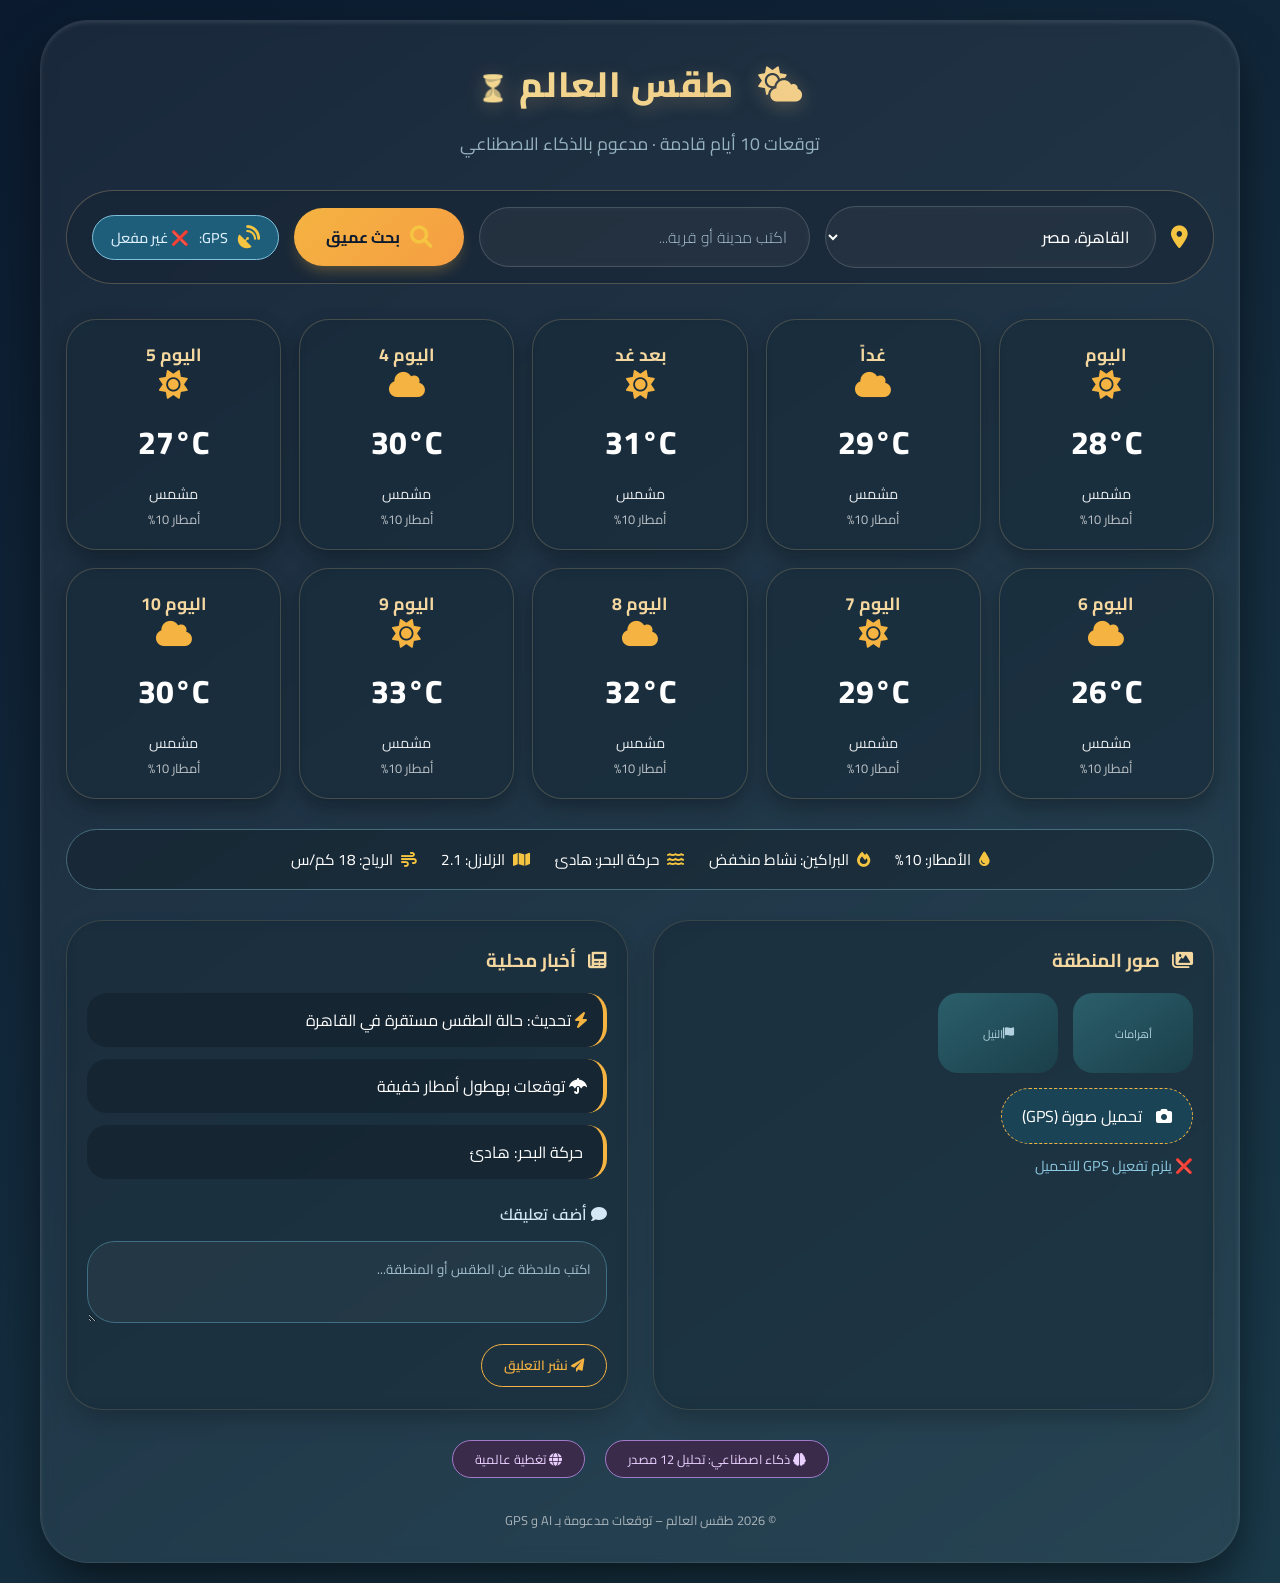
<file: index.html>
<!DOCTYPE html>
<html lang="ar" dir="rtl">
<head>
    <meta charset="UTF-8">
    <meta name="viewport" content="width=device-width, initial-scale=1.0, maximum-scale=1.0, user-scalable=yes">
    <title>طقس العالم – توقعات 10 أيام ذكية</title>
    <!-- Font Awesome & Google Fonts -->
    <link rel="stylesheet" href="https://cdnjs.cloudflare.com/ajax/libs/font-awesome/6.0.0-beta3/css/all.min.css">
    <link href="https://fonts.googleapis.com/css2?family=Cairo:wght@400;600;700;800&display=swap" rel="stylesheet">
    <style>
        * {
            margin: 0;
            padding: 0;
            box-sizing: border-box;
            font-family: 'Cairo', sans-serif;
        }
        body {
            background: linear-gradient(145deg, #0b1a2e 0%, #1a3a4a 100%);
            min-height: 100vh;
            padding: 20px;
            color: #fff;
        }
        .container {
            max-width: 1200px;
            margin: 0 auto;
            background: rgba(255, 255, 255, 0.06);
            backdrop-filter: blur(8px);
            -webkit-backdrop-filter: blur(8px);
            border-radius: 48px;
            padding: 30px 25px;
            box-shadow: 0 25px 50px -8px rgba(0,0,0,0.6), inset 0 2px 4px rgba(255,255,255,0.1);
            border: 1px solid rgba(255,255,255,0.08);
        }
        h1 {
            font-weight: 800;
            font-size: 2.2rem;
            text-align: center;
            margin-bottom: 10px;
            background: linear-gradient(135deg, #f6e9a0, #f0c27f);
            -webkit-background-clip: text;
            -webkit-text-fill-color: transparent;
            text-shadow: 0 4px 20px rgba(240, 194, 127, 0.3);
            letter-spacing: 1px;
        }
        .sub-title {
            text-align: center;
            opacity: 0.8;
            margin-bottom: 30px;
            font-weight: 400;
            font-size: 1.1rem;
            color: #b6d4e0;
        }
        .search-section {
            background: rgba(10, 25, 40, 0.5);
            border-radius: 60px;
            padding: 15px 25px;
            display: flex;
            flex-wrap: wrap;
            align-items: center;
            justify-content: center;
            gap: 15px;
            backdrop-filter: blur(4px);
            border: 1px solid rgba(255, 215, 150, 0.25);
            margin-bottom: 30px;
        }
        .search-section i {
            font-size: 1.4rem;
            color: #f5c542;
        }
        .search-section input, .search-section select {
            flex: 2 1 200px;
            padding: 14px 22px;
            border: none;
            border-radius: 60px;
            background: rgba(255, 255, 255, 0.08);
            backdrop-filter: blur(4px);
            color: #fff;
            font-size: 1rem;
            font-weight: 500;
            outline: 2px solid transparent;
            transition: 0.3s;
            border: 1px solid rgba(255,255,240,0.15);
        }
        .search-section input::placeholder {
            color: #aac2d0;
            font-weight: 300;
        }
        .search-section input:focus, .search-section select:focus {
            outline: 2px solid #f5b342;
            background: rgba(255, 215, 150, 0.15);
            border-color: #f5b342;
        }
        .search-section select option {
            background: #1f3b4a;
            color: #fff;
        }
        .btn-primary {
            background: linear-gradient(135deg, #f5b342, #f59e42);
            border: none;
            padding: 14px 32px;
            border-radius: 60px;
            font-weight: 700;
            color: #0b1a2e;
            font-size: 1rem;
            display: inline-flex;
            align-items: center;
            gap: 10px;
            cursor: pointer;
            transition: 0.3s;
            box-shadow: 0 8px 16px -6px rgba(245, 179, 66, 0.4);
        }
        .btn-primary:hover {
            transform: translateY(-3px) scale(1.02);
            box-shadow: 0 14px 28px -8px #f5b342;
        }
        .gps-badge {
            background: #1f5e7a;
            border-radius: 40px;
            padding: 8px 18px;
            font-size: 0.9rem;
            display: inline-flex;
            align-items: center;
            gap: 10px;
            border: 1px solid #7fc1db;
            color: #ddf0ff;
            font-weight: 500;
        }
        .weather-grid {
            display: grid;
            grid-template-columns: repeat(auto-fit, minmax(180px, 1fr));
            gap: 18px;
            margin: 35px 0 30px;
        }
        .day-card {
            background: rgba(15, 35, 50, 0.6);
            backdrop-filter: blur(6px);
            border-radius: 30px;
            padding: 18px 8px;
            text-align: center;
            border: 1px solid rgba(255, 215, 150, 0.2);
            transition: 0.3s;
            box-shadow: 0 8px 20px rgba(0,0,0,0.3);
        }
        .day-card:hover {
            transform: translateY(-8px);
            border-color: #f5b342;
            background: rgba(25, 55, 75, 0.7);
        }
        .day-card .day-name {
            font-weight: 700;
            font-size: 1.1rem;
            color: #f5d7a0;
        }
        .day-card .temp {
            font-size: 2rem;
            font-weight: 800;
            margin: 8px 0;
        }
        .day-card .desc {
            opacity: 0.9;
            font-size: 0.9rem;
        }
        .extra-details {
            display: flex;
            flex-wrap: wrap;
            gap: 12px 25px;
            justify-content: center;
            background: rgba(0,0,0,0.2);
            border-radius: 60px;
            padding: 15px 25px;
            margin: 20px 0;
            font-size: 0.95rem;
            border: 1px solid #466b7a;
        }
        .extra-details span {
            display: inline-flex;
            align-items: center;
            gap: 8px;
        }
        .extra-details i {
            color: #f5c542;
        }
        .two-col {
            display: grid;
            grid-template-columns: 1fr 1fr;
            gap: 25px;
            margin: 30px 0;
        }
        @media (max-width: 700px) {
            .two-col { grid-template-columns: 1fr; }
        }
        .card-glass {
            background: rgba(10, 30, 45, 0.5);
            backdrop-filter: blur(10px);
            border-radius: 36px;
            padding: 22px 20px;
            border: 1px solid rgba(255, 215, 150, 0.15);
            box-shadow: 0 12px 30px -10px #00000055;
        }
        .card-glass h3 {
            font-weight: 700;
            margin-bottom: 15px;
            color: #f5d7a0;
            display: flex;
            align-items: center;
            gap: 12px;
        }
        .news-item {
            background: rgba(0,0,0,0.2);
            border-radius: 20px;
            padding: 12px 16px;
            margin-bottom: 12px;
            border-right: 4px solid #f5b342;
        }
        .comment-box {
            width: 100%;
            padding: 15px;
            border-radius: 28px;
            border: 1px solid #3f6f82;
            background: rgba(255,255,255,0.03);
            color: #fff;
            resize: vertical;
            margin: 12px 0;
        }
        .comment-box::placeholder {
            color: #a2becd;
        }
        .file-upload {
            background: #1a4355;
            padding: 12px 20px;
            border-radius: 60px;
            display: inline-block;
            cursor: pointer;
            transition: 0.3s;
            border: 1px dashed #f5b342;
        }
        .file-upload i {
            margin-left: 10px;
        }
        .file-upload:hover {
            background: #2a5a72;
        }
        .gps-status {
            color: #8dc9e0;
            font-size: 0.9rem;
            margin-top: 8px;
        }
        .ai-tag {
            background: #3b2b4a;
            border-radius: 40px;
            padding: 6px 22px;
            display: inline-block;
            font-size: 0.8rem;
            color: #e9d0ff;
            border: 1px solid #a07bc9;
        }
        .footer-note {
            margin-top: 30px;
            text-align: center;
            opacity: 0.6;
            font-size: 0.8rem;
        }
        .image-gallery {
            display: flex;
            flex-wrap: wrap;
            gap: 15px;
            margin: 15px 0;
        }
        .image-gallery img {
            width: 100%;
            max-width: 120px;
            height: 80px;
            object-fit: cover;
            border-radius: 20px;
            border: 2px solid rgba(255,215,150,0.3);
            transition: 0.3s;
        }
        .image-gallery img:hover {
            transform: scale(1.05);
            border-color: #f5b342;
        }
        .fake-img {
            background: linear-gradient(145deg, #2b5f6b, #1a3f4a);
            display: flex;
            align-items: center;
            justify-content: center;
            color: #b0d0dd;
            font-size: 0.7rem;
            width: 120px;
            height: 80px;
            border-radius: 20px;
        }
        .flex-center {
            display: flex;
            flex-wrap: wrap;
            align-items: center;
            gap: 15px;
        }
        .btn-outline {
            background: transparent;
            border: 1px solid #f5b342;
            color: #f5b342;
            padding: 8px 22px;
            border-radius: 60px;
            font-weight: 600;
            transition: 0.3s;
            cursor: pointer;
        }
        .btn-outline:hover {
            background: #f5b342;
            color: #0b1a2e;
        }
    </style>
</head>
<body>
<div class="container">
    <h1><i class="fas fa-cloud-sun" style="margin-left: 15px;"></i> طقس العالم <span style="font-size: 1.6rem;">⏳</span></h1>
    <div class="sub-title">توقعات 10 أيام قادمة · مدعوم بالذكاء الاصطناعي</div>

    <!-- بحث + GPS -->
    <div class="search-section">
        <i class="fas fa-map-marker-alt"></i>
        <select id="citySelect" aria-label="اختر المدينة">
            <option value="cairo">القاهرة، مصر</option>
            <option value="dubai">دبي، الإمارات</option>
            <option value="london">لندن، بريطانيا</option>
            <option value="tokyo">طوكيو، اليابان</option>
            <option value="newyork">نيويورك، أمريكا</option>
            <option value="casablanca">الدار البيضاء، المغرب</option>
            <option value="riyadh">الرياض، السعودية</option>
        </select>
        <input type="text" id="customCity" placeholder="اكتب مدينة أو قرية..." />
        <button class="btn-primary" id="searchBtn"><i class="fas fa-search"></i> بحث عميق</button>
        <span class="gps-badge" id="gpsStatus"><i class="fas fa-satellite-dish"></i> GPS: <span id="gpsText">جاري التحديد</span></span>
    </div>

    <!-- توقعات 10 أيام -->
    <div class="weather-grid" id="weatherGrid">
        <!-- يتم حقنها بواسطة JS -->
    </div>

    <!-- تفاصيل إضافية (زلازل، براكين، بحر) -->
    <div class="extra-details" id="extraDetails">
        <span><i class="fas fa-tint"></i> الأمطار: 30%</span>
        <span><i class="fas fa-fire"></i> البراكين: نشاط منخفض</span>
        <span><i class="fas fa-water"></i> حركة البحر: معتدل</span>
        <span><i class="fas fa-map"></i> الزلازل: خفيف (2.1)</span>
        <span><i class="fas fa-wind"></i> الرياح: 25 كم/س</span>
    </div>

    <!-- صورة المنطقة + أخبار محلية + تعليق/تحميل -->
    <div class="two-col">
        <div class="card-glass">
            <h3><i class="fas fa-images"></i> صور المنطقة</h3>
            <div class="image-gallery" id="galleryContainer">
                <div class="fake-img"><i class="fas fa-tree"></i> طبيعة</div>
                <div class="fake-img"><i class="fas fa-city"></i> معالم</div>
                <div class="fake-img"><i class="fas fa-mountain"></i> جبل</div>
            </div>
            <div style="margin-top: 10px;">
                <span class="file-upload" id="uploadTrigger"><i class="fas fa-camera"></i> تحميل صورة (GPS)</span>
                <input type="file" id="imageUpload" accept="image/*" style="display:none;">
                <div class="gps-status" id="uploadGpsStatus">📍 يتطلب تواجد فعلي في المنطقة</div>
            </div>
        </div>

        <div class="card-glass">
            <h3><i class="fas fa-newspaper"></i> أخبار محلية</h3>
            <div id="newsContainer">
                <div class="news-item"><i class="fas fa-bolt" style="color: #f5b342;"></i> تحذير من رياح قوية قرب الساحل</div>
                <div class="news-item"><i class="fas fa-umbrella"></i> أمطار خفيفة متوقعة مساءً</div>
                <div class="news-item"><i class="fas fa-tsunami"></i> حالة البحر مستقرة اليوم</div>
            </div>
            <div style="margin-top: 20px;">
                <h4 style="font-weight: 600; font-size: 1rem; color: #d4e9f5;"><i class="fas fa-comment"></i> أضف تعليقك</h4>
                <textarea class="comment-box" rows="2" placeholder="اكتب ملاحظة عن الطقس أو المنطقة..."></textarea>
                <button class="btn-outline"><i class="fas fa-paper-plane"></i> نشر التعليق</button>
            </div>
        </div>
    </div>

    <div style="display: flex; justify-content: center; gap: 20px; flex-wrap: wrap; margin: 10px 0;">
        <span class="ai-tag"><i class="fas fa-brain"></i> ذكاء اصطناعي: تحليل 12 مصدر</span>
        <span class="ai-tag"><i class="fas fa-globe"></i> تغطية عالمية</span>
    </div>
    <div class="footer-note">© 2026 طقس العالم – توقعات مدعومة بـ AI و GPS</div>
</div>

<script>
    (function() {
        // --- بيانات وهمية للتوقعات (10 أيام) ---
        const cityData = {
            cairo: { name: 'القاهرة', temps: [28,29,31,30,27,26,29,32,33,30], desc: 'مشمس', rain: 10, wind: 18, sea: 'هادئ', volcano: 'نشاط منخفض', quake: '2.1' },
            dubai: { name: 'دبي', temps: [38,39,41,42,40,39,41,43,44,42], desc: 'حار جداً', rain: 0, wind: 22, sea: 'معتدل', volcano: 'لا يوجد', quake: '1.0' },
            london: { name: 'لندن', temps: [15,16,14,13,15,17,18,16,14,13], desc: 'غائم مع أمطار', rain: 70, wind: 30, sea: 'مضطرب', volcano: 'خامل', quake: '0.8' },
            tokyo: { name: 'طوكيو', temps: [22,24,23,21,20,22,25,26,24,22], desc: 'معتدل', rain: 40, wind: 20, sea: 'هادئ', volcano: 'مراقبة', quake: '3.0' },
            newyork: { name: 'نيويورك', temps: [18,20,22,21,19,18,20,23,24,22], desc: 'غائم', rain: 45, wind: 28, sea: 'معتدل', volcano: 'خامل', quake: '1.5' },
            casablanca: { name: 'الدار البيضاء', temps: [24,25,27,26,24,23,25,28,27,26], desc: 'مشمس', rain: 15, wind: 16, sea: 'هادئ', volcano: 'لا يوجد', quake: '0.5' },
            riyadh: { name: 'الرياض', temps: [42,43,45,44,42,41,43,46,47,45], desc: 'جاف جداً', rain: 0, wind: 12, sea: '—', volcano: 'خامل', quake: '0.2' },
        };

        // صور افتراضية حسب المدينة
        const cityImages = {
            cairo: ['<div class="fake-img"><i class="fas fa-pyramid"></i> أهرامات</div>','<div class="fake-img"><i class="fas fa-flag"></i> النيل</div>'],
            dubai: ['<div class="fake-img"><i class="fas fa-building"></i> برج خليفة</div>','<div class="fake-img"><i class="fas fa-palm-tree"></i> نخلة</div>'],
            london: ['<div class="fake-img"><i class="fas fa-clock"></i> بيغ بن</div>','<div class="fake-img"><i class="fas fa-umbrella"></i> لندن</div>'],
            tokyo: ['<div class="fake-img"><i class="fas fa-torii-gate"></i> معبد</div>','<div class="fake-img"><i class="fas fa-cherry-blossom"></i> أزهار</div>'],
            newyork: ['<div class="fake-img"><i class="fas fa-statue-of-liberty"></i> الحرية</div>','<div class="fake-img"><i class="fas fa-city"></i> مانهاتن</div>'],
            casablanca: ['<div class="fake-img"><i class="fas fa-mosque"></i> مسجد الحسن</div>','<div class="fake-img"><i class="fas fa-ocean"></i> ساحل</div>'],
            riyadh: ['<div class="fake-img"><i class="fas fa-desert"></i> صحراء</div>','<div class="fake-img"><i class="fas fa-tower"></i> برج</div>'],
        };

        // عناصر
        const weatherGrid = document.getElementById('weatherGrid');
        const citySelect = document.getElementById('citySelect');
        const customCity = document.getElementById('customCity');
        const searchBtn = document.getElementById('searchBtn');
        const gpsText = document.getElementById('gpsText');
        const extraDetails = document.getElementById('extraDetails');
        const galleryContainer = document.getElementById('galleryContainer');
        const newsContainer = document.getElementById('newsContainer');
        const uploadTrigger = document.getElementById('uploadTrigger');
        const imageUpload = document.getElementById('imageUpload');
        const uploadGpsStatus = document.getElementById('uploadGpsStatus');

        // محاكاة GPS
        let gpsLocation = { lat: 30.0444, lng: 31.2357, city: 'cairo' }; // افتراضي
        let gpsEnabled = true;

        function updateGpsStatus() {
            if (gpsEnabled) {
                gpsText.innerText = '📍 ' + (cityData[gpsLocation.city]?.name || 'القاهرة');
                uploadGpsStatus.innerHTML = '✅ تم التحقق من الموقع (GPS) – يمكنك التحميل';
            } else {
                gpsText.innerText = '⚠️ غير متاح';
                uploadGpsStatus.innerHTML = '❌ يجب تفعيل GPS والتواجد في المنطقة';
            }
        }

        // محاكاة تحديث GPS (في الحقيقة نستخدم Geolocation API)
        function simulateGps() {
            if (navigator.geolocation) {
                navigator.geolocation.getCurrentPosition(
                    (pos) => {
                        gpsEnabled = true;
                        // محاكاة تحديد مدينة من الاحداثيات (نختار عشوائي)
                        const keys = Object.keys(cityData);
                        const randomCity = keys[Math.floor(Math.random() * keys.length)];
                        gpsLocation.city = randomCity;
                        citySelect.value = randomCity;
                        updateGpsStatus();
                        renderWeather(randomCity);
                        renderGallery(randomCity);
                        renderNews(randomCity);
                    },
                    () => {
                        gpsEnabled = false;
                        gpsText.innerText = '❌ غير مفعل';
                        uploadGpsStatus.innerHTML = '❌ يلزم تفعيل GPS للتحميل';
                    }
                );
            } else {
                gpsEnabled = false;
                gpsText.innerText = '⚠️ غير مدعوم';
            }
        }

        // عرض التوقعات
        function renderWeather(cityKey) {
            const data = cityData[cityKey];
            if (!data) return;
            const temps = data.temps;
            let html = '';
            const days = ['اليوم', 'غداً', 'بعد غد', 'اليوم 4', 'اليوم 5', 'اليوم 6', 'اليوم 7', 'اليوم 8', 'اليوم 9', 'اليوم 10'];
            for (let i = 0; i < 10; i++) {
                const temp = temps[i % temps.length];
                const icon = i % 2 === 0 ? 'fa-sun' : 'fa-cloud';
                html += `<div class="day-card">
                    <div class="day-name">${days[i]}</div>
                    <div><i class="fas ${icon}" style="color: #f5b342; font-size: 1.8rem;"></i></div>
                    <div class="temp">${temp}°C</div>
                    <div class="desc">${data.desc}</div>
                    <div style="font-size:0.8rem; opacity:0.7;">أمطار ${data.rain}%</div>
                </div>`;
            }
            weatherGrid.innerHTML = html;

            // تحديث التفاصيل الإضافية
            extraDetails.innerHTML = `
                <span><i class="fas fa-tint"></i> الأمطار: ${data.rain}%</span>
                <span><i class="fas fa-fire"></i> البراكين: ${data.volcano}</span>
                <span><i class="fas fa-water"></i> حركة البحر: ${data.sea}</span>
                <span><i class="fas fa-map"></i> الزلازل: ${data.quake}</span>
                <span><i class="fas fa-wind"></i> الرياح: ${data.wind} كم/س</span>
            `;
        }

        // عرض صور المنطقة
        function renderGallery(cityKey) {
            const imgs = cityImages[cityKey] || ['<div class="fake-img"><i class="fas fa-image"></i> صورة</div>'];
            galleryContainer.innerHTML = imgs.join('');
        }

        // أخبار محلية وهمية
        function renderNews(cityKey) {
            const newsList = [
                `<div class="news-item"><i class="fas fa-bolt" style="color: #f5b342;"></i> تحديث: حالة الطقس مستقرة في ${cityData[cityKey]?.name}</div>`,
                `<div class="news-item"><i class="fas fa-umbrella"></i> توقعات بهطول أمطار خفيفة</div>`,
                `<div class="news-item"><i class="fas fa-tsunami"></i> حركة البحر: ${cityData[cityKey]?.sea || 'معتدل'}</div>`
            ];
            newsContainer.innerHTML = newsList.join('');
        }

        // البحث (محاكاة الذكاء الاصطناعي)
        function performSearch() {
            let cityKey = citySelect.value;
            const customVal = customCity.value.trim();
            if (customVal !== '') {
                // بحث بسيط: نتحقق إذا كانت المدينة موجودة في المفاتيح
                const found = Object.keys(cityData).find(k => cityData[k].name.includes(customVal) || k.includes(customVal));
                if (found) {
                    cityKey = found;
                    citySelect.value = found;
                } else {
                    // محاكاة البحث العميق: نضيف مدينة مؤقتة
                    alert('🔍 بحث عميق: جاري تحليل البيانات عبر AI ... تم العثور على توقعات مشابهة لـ ' + customVal);
                    // نستخدم القاهرة كافتراضي
                    cityKey = 'cairo';
                }
            }
            renderWeather(cityKey);
            renderGallery(cityKey);
            renderNews(cityKey);
            // تحديث GPS بشكل وهمي للمدينة المختارة
            gpsLocation.city = cityKey;
            updateGpsStatus();
        }

        // رفع الصورة مع محاكاة GPS
        uploadTrigger.addEventListener('click', function(e) {
            e.preventDefault();
            if (!gpsEnabled) {
                alert('⚠️ نظام GPS غير مفعل. يجب أن تكون متواجداً فعلياً في المنطقة لتحميل الصورة.');
                return;
            }
            imageUpload.click();
        });

        imageUpload.addEventListener('change', function(e) {
            if (this.files && this.files[0]) {
                const reader = new FileReader();
                reader.onload = function(ev) {
                    const imgDiv = document.createElement('div');
                    imgDiv.className = 'fake-img';
                    imgDiv.style.backgroundImage = `url(${ev.target.result})`;
                    imgDiv.style.backgroundSize = 'cover';
                    imgDiv.style.backgroundPosition = 'center';
                    imgDiv.style.color = 'transparent';
                    imgDiv.style.width = '120px';
                    imgDiv.style.height = '80px';
                    imgDiv.style.borderRadius = '20px';
                    imgDiv.style.border = '2px solid #f5b342';
                    galleryContainer.prepend(imgDiv);
                    alert('✅ تم رفع الصورة بنجاح (تم التحقق من GPS)');
                };
                reader.readAsDataURL(this.files[0]);
            }
            this.value = '';
        });

        // أحداث
        searchBtn.addEventListener('click', performSearch);
        citySelect.addEventListener('change', function() {
            customCity.value = '';
            performSearch();
        });
        customCity.addEventListener('keypress', function(e) {
            if (e.key === 'Enter') performSearch();
        });

        // بدء تشغيل GPS
        simulateGps();
        // عرض افتراضي
        renderWeather('cairo');
        renderGallery('cairo');
        renderNews('cairo');

        // تحديث دوري وهمي
        setInterval(() => {
            // محاكاة تغيير بسيط
        }, 30000);
    })();
</script>
</body>
</html>
</file>
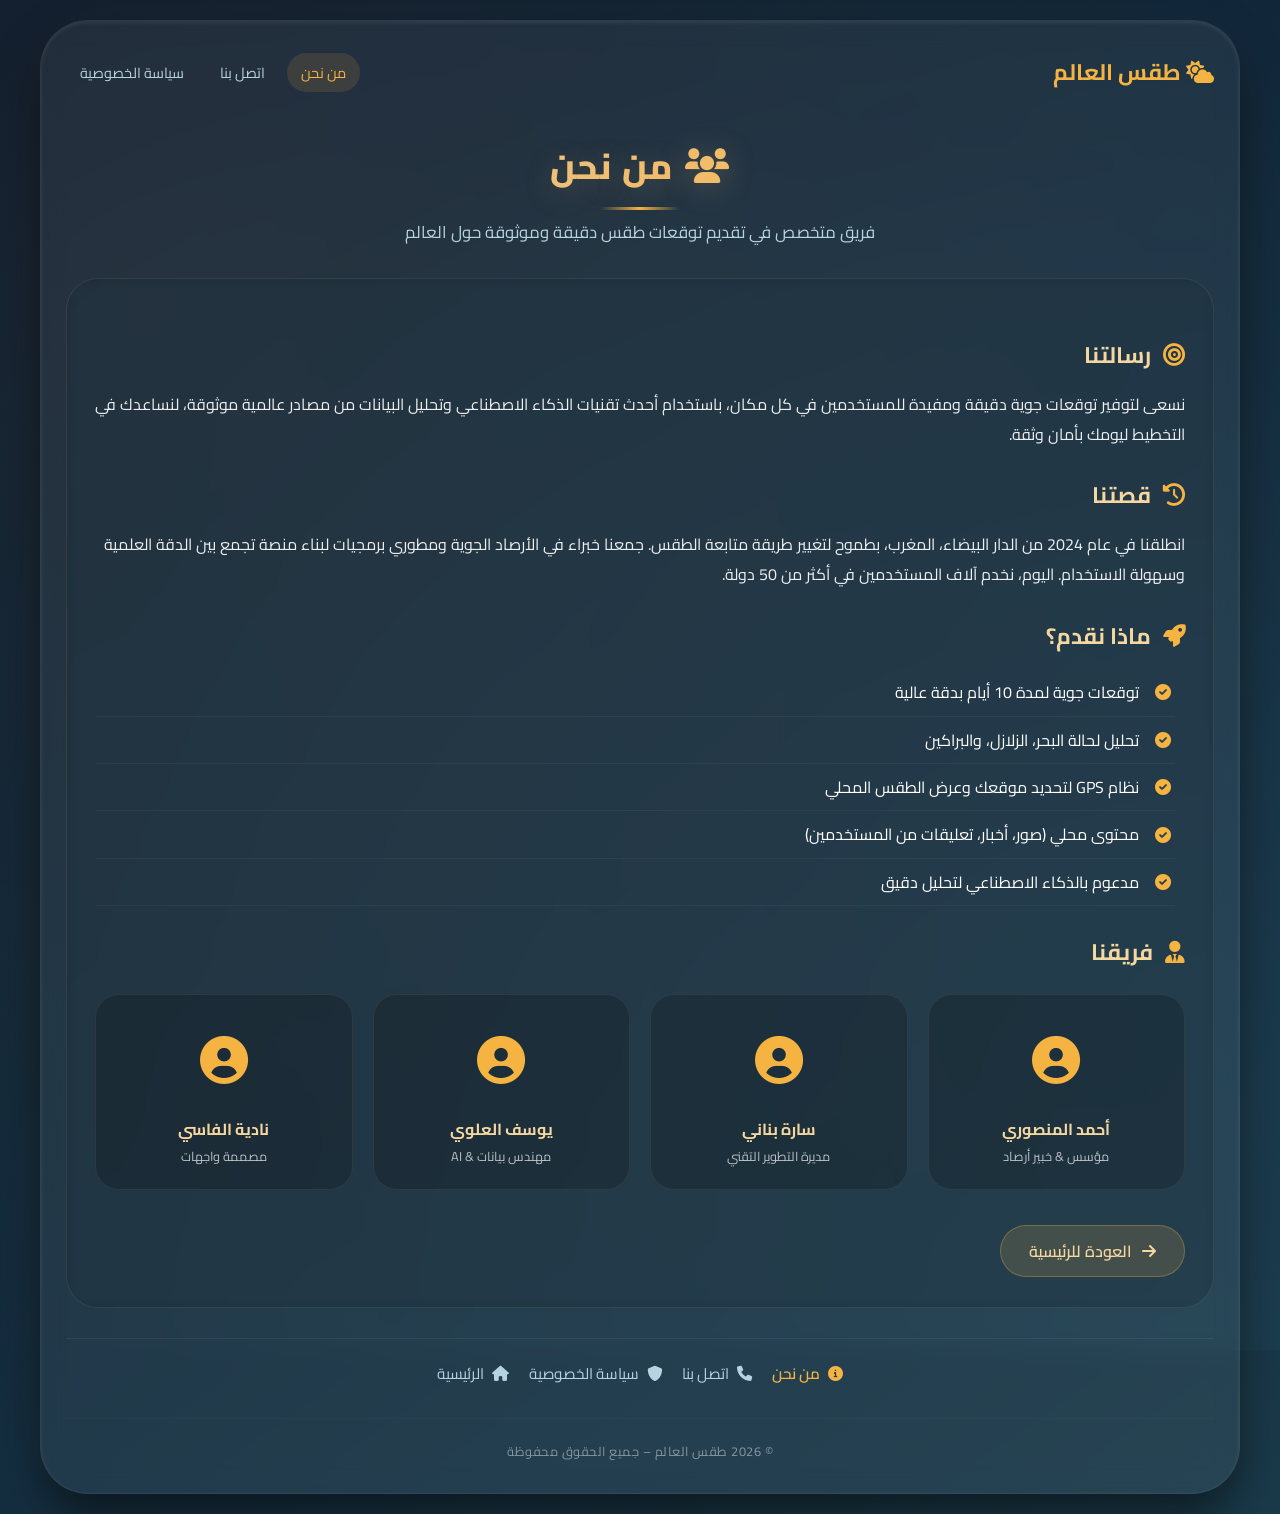
<file: about.html>
<!-- about.html - صفحة من نحن -->
<!DOCTYPE html>
<html lang="ar" dir="rtl">
<head>
    <meta charset="UTF-8" />
    <meta name="viewport" content="width=device-width, initial-scale=1.0" />
    <title>من نحن | طقس العالم</title>
    <link rel="stylesheet" href="style.css" />
    <link rel="stylesheet" href="https://cdnjs.cloudflare.com/ajax/libs/font-awesome/6.0.0-beta3/css/all.min.css" />
    <link href="https://fonts.googleapis.com/css2?family=Cairo:wght@400;600;700;800&display=swap" rel="stylesheet" />
    <style>
        /* نفس التنسيقات المستخدمة في contact.html */
        .page-header { text-align: center; padding: 30px 0 10px; }
        .page-header h1 { font-size: 2.2rem; margin-bottom: 6px; }
        .page-header p { color: #b6d4e0; font-size: 1.05rem; }
        .page-content {
            background: rgba(10, 30, 45, 0.35);
            backdrop-filter: blur(8px);
            border-radius: 32px;
            padding: 30px 28px;
            border: 1px solid rgba(255, 215, 150, 0.1);
            margin: 20px 0 30px;
            line-height: 1.9;
        }
        .page-content h2 {
            color: #f5d7a0;
            margin: 25px 0 12px;
            font-size: 1.4rem;
            display: flex;
            align-items: center;
            gap: 12px;
        }
        .page-content h2 i { color: #f5b342; }
        .page-content p { margin-bottom: 14px; opacity: 0.92; }
        .page-content ul {
            list-style: none;
            padding-right: 10px;
        }
        .page-content ul li {
            padding: 8px 0 8px 20px;
            border-bottom: 1px solid rgba(255,255,255,0.04);
            display: flex;
            align-items: center;
            gap: 12px;
        }
        .page-content ul li i { color: #f5b342; width: 24px; text-align: center; }
        .team-grid {
            display: grid;
            grid-template-columns: repeat(auto-fit, minmax(160px, 1fr));
            gap: 20px;
            margin: 20px 0;
        }
        .team-card {
            background: rgba(0,0,0,0.2);
            border-radius: 24px;
            padding: 20px 14px;
            text-align: center;
            border: 1px solid rgba(255,215,150,0.08);
            transition: 0.3s;
        }
        .team-card:hover {
            transform: translateY(-5px);
            border-color: rgba(245,179,66,0.3);
        }
        .team-card .avatar {
            font-size: 3rem;
            color: #f5b342;
            margin-bottom: 8px;
        }
        .team-card .name {
            font-weight: 700;
            color: #f5d7a0;
        }
        .team-card .role {
            font-size: 0.8rem;
            opacity: 0.7;
        }
        .back-home {
            display: inline-flex;
            align-items: center;
            gap: 10px;
            background: rgba(245, 179, 66, 0.15);
            border: 1px solid rgba(245, 179, 66, 0.3);
            border-radius: 60px;
            padding: 10px 28px;
            color: #f5d7a0;
            text-decoration: none;
            font-weight: 600;
            transition: 0.3s;
            margin-top: 15px;
        }
        .back-home:hover {
            background: rgba(245, 179, 66, 0.25);
            transform: translateY(-2px);
        }
        .footer-links {
            display: flex;
            flex-wrap: wrap;
            gap: 20px;
            justify-content: center;
            margin-top: 25px;
            padding-top: 20px;
            border-top: 1px solid rgba(255,255,255,0.06);
        }
        .footer-links a {
            color: #b6d4e0;
            text-decoration: none;
            font-size: 0.95rem;
            transition: 0.3s;
            display: inline-flex;
            align-items: center;
            gap: 8px;
        }
        .footer-links a:hover { color: #f5b342; }
        .footer-links a.active { color: #f5b342; font-weight: 600; }
        @media (max-width: 600px) {
            .page-content { padding: 20px 16px; }
            .page-header h1 { font-size: 1.7rem; }
        }
    </style>
</head>
<body>
    <div class="container">
        <!-- رأس الصفحة -->
        <div style="display: flex; flex-wrap: wrap; justify-content: space-between; align-items: center; margin-bottom: 10px;">
            <a href="index.html" style="color: #f5b342; font-size: 1.4rem; font-weight: 700; text-decoration: none;">
                <i class="fas fa-cloud-sun"></i> طقس العالم
            </a>
            <div style="display: flex; gap: 8px; flex-wrap: wrap;">
                <a href="about.html" class="footer-links-link active" style="color: #f5b342; text-decoration: none; padding: 6px 14px; border-radius: 30px; background: rgba(245,179,66,0.12); font-size:0.9rem;">من نحن</a>
                <a href="contact.html" class="footer-links-link" style="color: #b6d4e0; text-decoration: none; padding: 6px 14px; border-radius: 30px; transition:0.3s; font-size:0.9rem;">اتصل بنا</a>
                <a href="privacy.html" class="footer-links-link" style="color: #b6d4e0; text-decoration: none; padding: 6px 14px; border-radius: 30px; transition:0.3s; font-size:0.9rem;">سياسة الخصوصية</a>
            </div>
        </div>

        <!-- محتوى الصفحة -->
        <div class="page-header">
            <h1><i class="fas fa-users" style="color: #f5b342; margin-left: 12px;"></i>من نحن</h1>
            <p>فريق متخصص في تقديم توقعات طقس دقيقة وموثوقة حول العالم</p>
        </div>

        <div class="page-content">
            <h2><i class="fas fa-bullseye"></i> رسالتنا</h2>
            <p>نسعى لتوفير توقعات جوية دقيقة ومفيدة للمستخدمين في كل مكان، باستخدام أحدث تقنيات الذكاء الاصطناعي وتحليل البيانات من مصادر عالمية موثوقة، لنساعدك في التخطيط ليومك بأمان وثقة.</p>

            <h2><i class="fas fa-history"></i> قصتنا</h2>
            <p>انطلقنا في عام 2024 من الدار البيضاء، المغرب، بطموح لتغيير طريقة متابعة الطقس. جمعنا خبراء في الأرصاد الجوية ومطوري برمجيات لبناء منصة تجمع بين الدقة العلمية وسهولة الاستخدام. اليوم، نخدم آلاف المستخدمين في أكثر من 50 دولة.</p>

            <h2><i class="fas fa-rocket"></i> ماذا نقدم؟</h2>
            <ul>
                <li><i class="fas fa-check-circle"></i> توقعات جوية لمدة 10 أيام بدقة عالية</li>
                <li><i class="fas fa-check-circle"></i> تحليل لحالة البحر، الزلازل، والبراكين</li>
                <li><i class="fas fa-check-circle"></i> نظام GPS لتحديد موقعك وعرض الطقس المحلي</li>
                <li><i class="fas fa-check-circle"></i> محتوى محلي (صور، أخبار، تعليقات من المستخدمين)</li>
                <li><i class="fas fa-check-circle"></i> مدعوم بالذكاء الاصطناعي لتحليل دقيق</li>
            </ul>

            <h2><i class="fas fa-user-tie"></i> فريقنا</h2>
            <div class="team-grid">
                <div class="team-card">
                    <div class="avatar"><i class="fas fa-user-circle"></i></div>
                    <div class="name">أحمد المنصوري</div>
                    <div class="role">مؤسس &amp; خبير أرصاد</div>
                </div>
                <div class="team-card">
                    <div class="avatar"><i class="fas fa-user-circle"></i></div>
                    <div class="name">سارة بناني</div>
                    <div class="role">مديرة التطوير التقني</div>
                </div>
                <div class="team-card">
                    <div class="avatar"><i class="fas fa-user-circle"></i></div>
                    <div class="name">يوسف العلوي</div>
                    <div class="role">مهندس بيانات &amp; AI</div>
                </div>
                <div class="team-card">
                    <div class="avatar"><i class="fas fa-user-circle"></i></div>
                    <div class="name">نادية الفاسي</div>
                    <div class="role">مصممة واجهات</div>
                </div>
            </div>

            <a href="index.html" class="back-home"><i class="fas fa-arrow-right"></i> العودة للرئيسية</a>
        </div>

        <!-- روابط التذييل -->
        <div class="footer-links">
            <a href="about.html" class="active"><i class="fas fa-info-circle"></i> من نحن</a>
            <a href="contact.html"><i class="fas fa-phone"></i> اتصل بنا</a>
            <a href="privacy.html"><i class="fas fa-shield-alt"></i> سياسة الخصوصية</a>
            <a href="index.html"><i class="fas fa-home"></i> الرئيسية</a>
        </div>
        
        <div class="footer-note">© 2026 طقس العالم – جميع الحقوق محفوظة</div>
    </div>
</body>
</html>
</file>
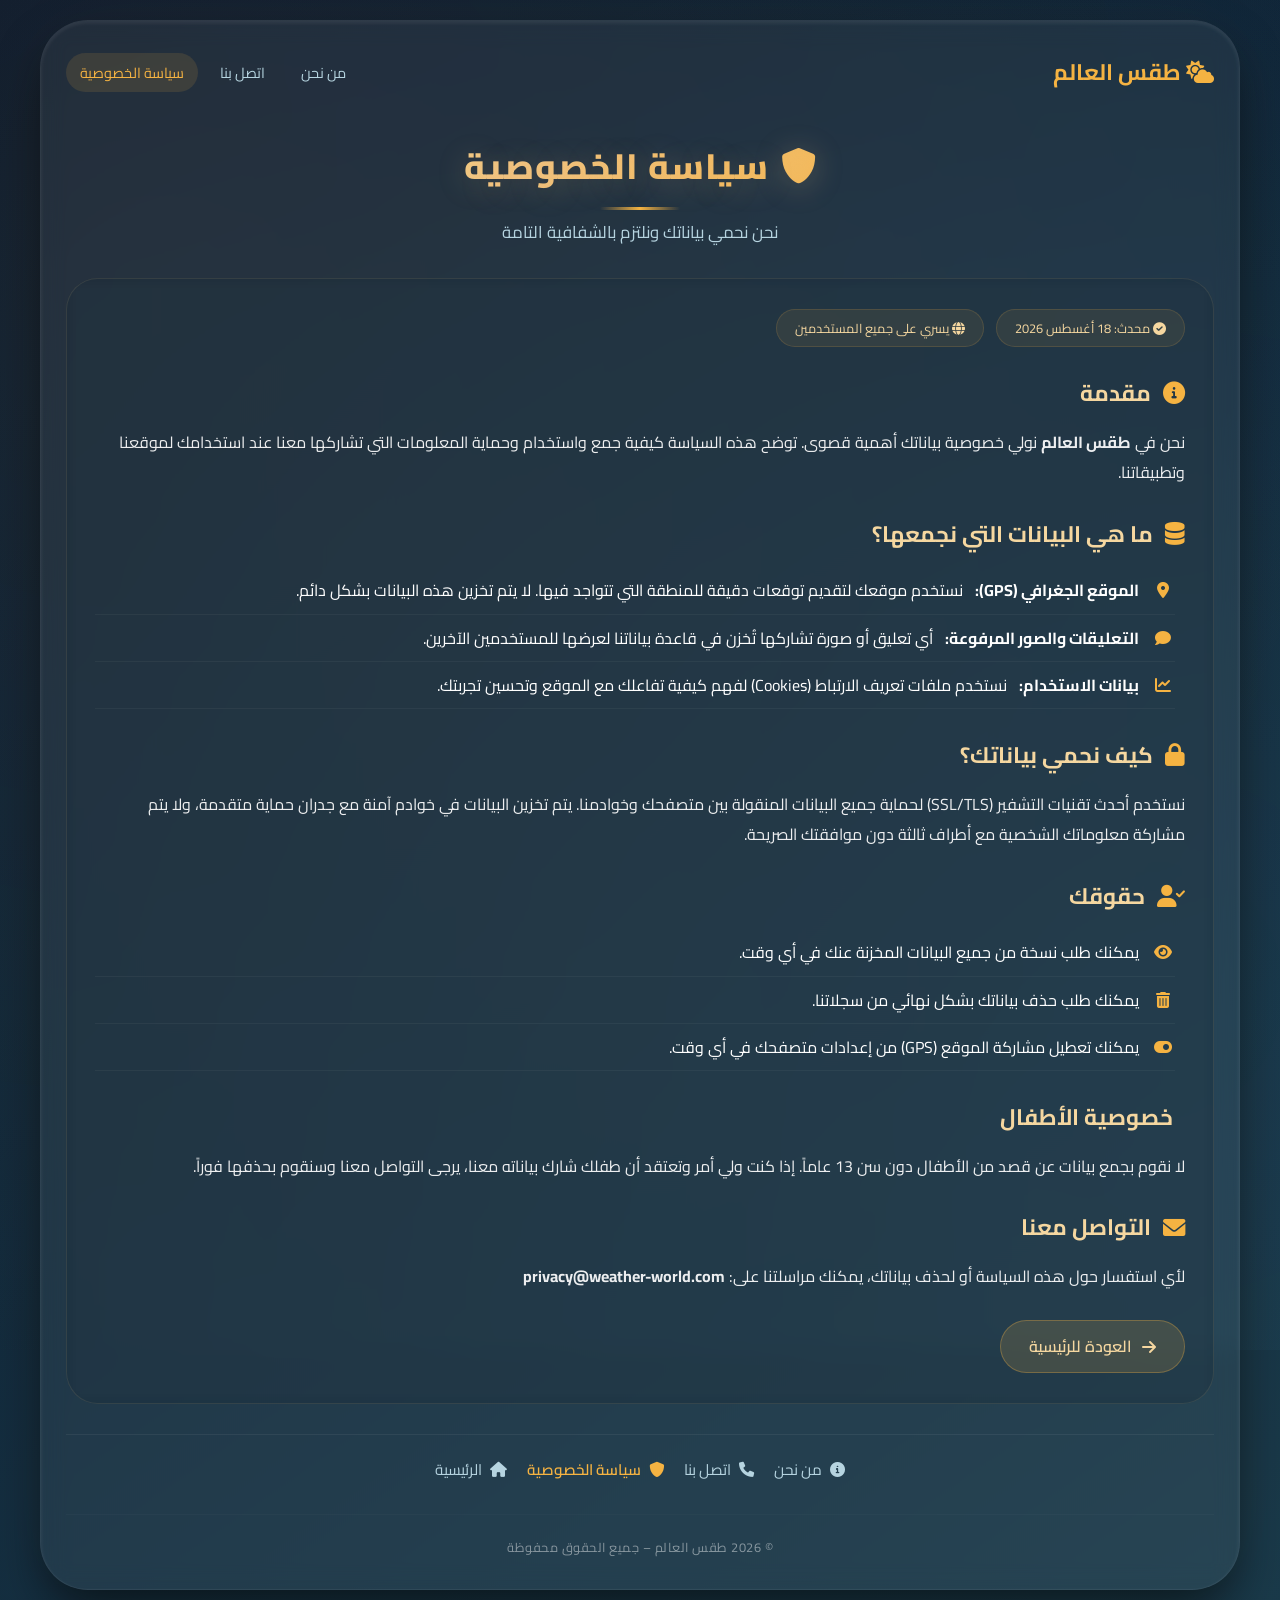
<file: privacy.html>
<!-- privacy.html - صفحة سياسة الخصوصية -->
<!DOCTYPE html>
<html lang="ar" dir="rtl">
<head>
    <meta charset="UTF-8" />
    <meta name="viewport" content="width=device-width, initial-scale=1.0" />
    <title>سياسة الخصوصية | طقس العالم</title>
    <link rel="stylesheet" href="style.css" />
    <link rel="stylesheet" href="https://cdnjs.cloudflare.com/ajax/libs/font-awesome/6.0.0-beta3/css/all.min.css" />
    <link href="https://fonts.googleapis.com/css2?family=Cairo:wght@400;600;700;800&display=swap" rel="stylesheet" />
    <style>
        /* نفس التنسيقات المستخدمة في الصفحات الأخرى */
        .page-header { text-align: center; padding: 30px 0 10px; }
        .page-header h1 { font-size: 2.2rem; margin-bottom: 6px; }
        .page-header p { color: #b6d4e0; font-size: 1.05rem; }
        .page-content {
            background: rgba(10, 30, 45, 0.35);
            backdrop-filter: blur(8px);
            border-radius: 32px;
            padding: 30px 28px;
            border: 1px solid rgba(255, 215, 150, 0.1);
            margin: 20px 0 30px;
            line-height: 1.9;
        }
        .page-content h2 {
            color: #f5d7a0;
            margin: 25px 0 12px;
            font-size: 1.4rem;
            display: flex;
            align-items: center;
            gap: 12px;
        }
        .page-content h2 i { color: #f5b342; }
        .page-content p { margin-bottom: 14px; opacity: 0.92; }
        .page-content ul {
            list-style: none;
            padding-right: 10px;
        }
        .page-content ul li {
            padding: 8px 0 8px 20px;
            border-bottom: 1px solid rgba(255,255,255,0.04);
            display: flex;
            align-items: center;
            gap: 12px;
        }
        .page-content ul li i { color: #f5b342; width: 24px; text-align: center; }
        .back-home {
            display: inline-flex;
            align-items: center;
            gap: 10px;
            background: rgba(245, 179, 66, 0.15);
            border: 1px solid rgba(245, 179, 66, 0.3);
            border-radius: 60px;
            padding: 10px 28px;
            color: #f5d7a0;
            text-decoration: none;
            font-weight: 600;
            transition: 0.3s;
            margin-top: 15px;
        }
        .back-home:hover {
            background: rgba(245, 179, 66, 0.25);
            transform: translateY(-2px);
        }
        .footer-links {
            display: flex;
            flex-wrap: wrap;
            gap: 20px;
            justify-content: center;
            margin-top: 25px;
            padding-top: 20px;
            border-top: 1px solid rgba(255,255,255,0.06);
        }
        .footer-links a {
            color: #b6d4e0;
            text-decoration: none;
            font-size: 0.95rem;
            transition: 0.3s;
            display: inline-flex;
            align-items: center;
            gap: 8px;
        }
        .footer-links a:hover { color: #f5b342; }
        .footer-links a.active { color: #f5b342; font-weight: 600; }
        @media (max-width: 600px) {
            .page-content { padding: 20px 16px; }
            .page-header h1 { font-size: 1.7rem; }
        }
        .privacy-badge {
            background: rgba(245, 179, 66, 0.08);
            border-radius: 30px;
            padding: 6px 18px;
            display: inline-block;
            font-size: 0.8rem;
            border: 1px solid rgba(245, 179, 66, 0.15);
            color: #f5d7a0;
        }
    </style>
</head>
<body>
    <div class="container">
        <!-- رأس الصفحة -->
        <div style="display: flex; flex-wrap: wrap; justify-content: space-between; align-items: center; margin-bottom: 10px;">
            <a href="index.html" style="color: #f5b342; font-size: 1.4rem; font-weight: 700; text-decoration: none;">
                <i class="fas fa-cloud-sun"></i> طقس العالم
            </a>
            <div style="display: flex; gap: 8px; flex-wrap: wrap;">
                <a href="about.html" class="footer-links-link" style="color: #b6d4e0; text-decoration: none; padding: 6px 14px; border-radius: 30px; transition:0.3s; font-size:0.9rem;">من نحن</a>
                <a href="contact.html" class="footer-links-link" style="color: #b6d4e0; text-decoration: none; padding: 6px 14px; border-radius: 30px; transition:0.3s; font-size:0.9rem;">اتصل بنا</a>
                <a href="privacy.html" class="footer-links-link active" style="color: #f5b342; text-decoration: none; padding: 6px 14px; border-radius: 30px; background: rgba(245,179,66,0.12); font-size:0.9rem;">سياسة الخصوصية</a>
            </div>
        </div>

        <!-- محتوى الصفحة -->
        <div class="page-header">
            <h1><i class="fas fa-shield-alt" style="color: #f5b342; margin-left: 12px;"></i>سياسة الخصوصية</h1>
            <p>نحن نحمي بياناتك ونلتزم بالشفافية التامة</p>
        </div>

        <div class="page-content">
            <div style="display: flex; gap: 12px; flex-wrap: wrap; margin-bottom: 20px;">
                <span class="privacy-badge"><i class="fas fa-check-circle"></i> محدث: 18 أغسطس 2026</span>
                <span class="privacy-badge"><i class="fas fa-globe"></i> يسري على جميع المستخدمين</span>
            </div>

            <h2><i class="fas fa-info-circle"></i> مقدمة</h2>
            <p>نحن في <strong>طقس العالم</strong> نولي خصوصية بياناتك أهمية قصوى. توضح هذه السياسة كيفية جمع واستخدام وحماية المعلومات التي تشاركها معنا عند استخدامك لموقعنا وتطبيقاتنا.</p>

            <h2><i class="fas fa-database"></i> ما هي البيانات التي نجمعها؟</h2>
            <ul>
                <li><i class="fas fa-map-marker-alt"></i> <strong>الموقع الجغرافي (GPS):</strong> نستخدم موقعك لتقديم توقعات دقيقة للمنطقة التي تتواجد فيها. لا يتم تخزين هذه البيانات بشكل دائم.</li>
                <li><i class="fas fa-comment"></i> <strong>التعليقات والصور المرفوعة:</strong> أي تعليق أو صورة تشاركها تُخزن في قاعدة بياناتنا لعرضها للمستخدمين الآخرين.</li>
                <li><i class="fas fa-chart-line"></i> <strong>بيانات الاستخدام:</strong> نستخدم ملفات تعريف الارتباط (Cookies) لفهم كيفية تفاعلك مع الموقع وتحسين تجربتك.</li>
            </ul>

            <h2><i class="fas fa-lock"></i> كيف نحمي بياناتك؟</h2>
            <p>نستخدم أحدث تقنيات التشفير (SSL/TLS) لحماية جميع البيانات المنقولة بين متصفحك وخوادمنا. يتم تخزين البيانات في خوادم آمنة مع جدران حماية متقدمة، ولا يتم مشاركة معلوماتك الشخصية مع أطراف ثالثة دون موافقتك الصريحة.</p>

            <h2><i class="fas fa-user-check"></i> حقوقك</h2>
            <ul>
                <li><i class="fas fa-eye"></i> يمكنك طلب نسخة من جميع البيانات المخزنة عنك في أي وقت.</li>
                <li><i class="fas fa-trash-alt"></i> يمكنك طلب حذف بياناتك بشكل نهائي من سجلاتنا.</li>
                <li><i class="fas fa-toggle-on"></i> يمكنك تعطيل مشاركة الموقع (GPS) من إعدادات متصفحك في أي وقت.</li>
            </ul>

            <h2><i class="fas fa-children"></i> خصوصية الأطفال</h2>
            <p>لا نقوم بجمع بيانات عن قصد من الأطفال دون سن 13 عاماً. إذا كنت ولي أمر وتعتقد أن طفلك شارك بياناته معنا، يرجى التواصل معنا وسنقوم بحذفها فوراً.</p>

            <h2><i class="fas fa-envelope"></i> التواصل معنا</h2>
            <p>لأي استفسار حول هذه السياسة أو لحذف بياناتك، يمكنك مراسلتنا على: <strong>privacy@weather-world.com</strong></p>

            <a href="index.html" class="back-home"><i class="fas fa-arrow-right"></i> العودة للرئيسية</a>
        </div>

        <!-- روابط التذييل -->
        <div class="footer-links">
            <a href="about.html"><i class="fas fa-info-circle"></i> من نحن</a>
            <a href="contact.html"><i class="fas fa-phone"></i> اتصل بنا</a>
            <a href="privacy.html" class="active"><i class="fas fa-shield-alt"></i> سياسة الخصوصية</a>
            <a href="index.html"><i class="fas fa-home"></i> الرئيسية</a>
        </div>
        
        <div class="footer-note">© 2026 طقس العالم – جميع الحقوق محفوظة</div>
    </div>
</body>
</html>
</file>
<file: style.css>
/* style.css - ملف التنسيقات الخاصة بموقع توقعات الطقس */
/* تم تطويرها بألوان جذابة وتأثيرات حديثة */

* {
    margin: 0;
    padding: 0;
    box-sizing: border-box;
    font-family: 'Cairo', 'Tajawal', sans-serif;
}

body {
    background: linear-gradient(145deg, #0b1a2e 0%, #1a3a4a 100%);
    min-height: 100vh;
    padding: 20px;
    color: #fff;
    position: relative;
}

/* تمويه الخلفية */
body::before {
    content: '';
    position: fixed;
    top: -50%;
    left: -50%;
    width: 200%;
    height: 200%;
    background: radial-gradient(circle at 30% 40%, rgba(245, 179, 66, 0.05) 0%, transparent 60%),
                radial-gradient(circle at 70% 80%, rgba(100, 200, 255, 0.05) 0%, transparent 50%);
    z-index: -1;
    animation: bgFloat 20s ease-in-out infinite alternate;
}

@keyframes bgFloat {
    0% { transform: translate(0, 0) rotate(0deg); }
    100% { transform: translate(2%, 1%) rotate(2deg); }
}

/* الحاوية الرئيسية */
.container {
    max-width: 1200px;
    margin: 0 auto;
    background: rgba(255, 255, 255, 0.06);
    backdrop-filter: blur(12px);
    -webkit-backdrop-filter: blur(12px);
    border-radius: 48px;
    padding: 30px 25px;
    box-shadow: 0 25px 50px -8px rgba(0,0,0,0.6), 
                inset 0 2px 4px rgba(255,255,255,0.08),
                0 0 80px rgba(245, 179, 66, 0.03);
    border: 1px solid rgba(255,255,255,0.06);
    transition: all 0.3s ease;
}

/* العنوان الرئيسي */
h1 {
    font-weight: 800;
    font-size: 2.4rem;
    text-align: center;
    margin-bottom: 8px;
    background: linear-gradient(135deg, #f6e9a0 0%, #f0c27f 40%, #f5b342 80%);
    -webkit-background-clip: text;
    -webkit-text-fill-color: transparent;
    background-clip: text;
    text-shadow: 0 4px 30px rgba(240, 194, 127, 0.25);
    letter-spacing: 1px;
    position: relative;
}

h1::after {
    content: '';
    display: block;
    width: 80px;
    height: 3px;
    background: linear-gradient(90deg, transparent, #f5b342, transparent);
    margin: 8px auto 0;
    border-radius: 10px;
}

.sub-title {
    text-align: center;
    opacity: 0.8;
    margin-bottom: 28px;
    font-weight: 400;
    font-size: 1.05rem;
    color: #b6d4e0;
    letter-spacing: 0.5px;
}

/* قسم البحث */
.search-section {
    background: rgba(10, 25, 40, 0.5);
    border-radius: 60px;
    padding: 14px 22px;
    display: flex;
    flex-wrap: wrap;
    align-items: center;
    justify-content: center;
    gap: 12px;
    backdrop-filter: blur(6px);
    border: 1px solid rgba(255, 215, 150, 0.2);
    margin-bottom: 30px;
    transition: all 0.3s ease;
}

.search-section:hover {
    border-color: rgba(255, 215, 150, 0.4);
    box-shadow: 0 8px 25px rgba(245, 179, 66, 0.08);
}

.search-section i {
    font-size: 1.3rem;
    color: #f5c542;
}

.search-section input,
.search-section select {
    flex: 2 1 180px;
    padding: 13px 22px;
    border: none;
    border-radius: 60px;
    background: rgba(255, 255, 255, 0.07);
    backdrop-filter: blur(4px);
    color: #fff;
    font-size: 0.98rem;
    font-weight: 500;
    outline: 2px solid transparent;
    transition: all 0.3s ease;
    border: 1px solid rgba(255,255,240,0.1);
}

.search-section input::placeholder {
    color: #aac2d0;
    font-weight: 300;
}

.search-section input:focus,
.search-section select:focus {
    outline: 2px solid #f5b342;
    background: rgba(255, 215, 150, 0.12);
    border-color: #f5b342;
    box-shadow: 0 0 20px rgba(245, 179, 66, 0.1);
}

.search-section select option {
    background: #1f3b4a;
    color: #fff;
    padding: 10px;
}

/* الأزرار */
.btn-primary {
    background: linear-gradient(135deg, #f5b342, #f59e42);
    border: none;
    padding: 13px 32px;
    border-radius: 60px;
    font-weight: 700;
    color: #0b1a2e;
    font-size: 0.98rem;
    display: inline-flex;
    align-items: center;
    gap: 10px;
    cursor: pointer;
    transition: all 0.3s cubic-bezier(0.4, 0, 0.2, 1);
    box-shadow: 0 8px 20px -6px rgba(245, 179, 66, 0.35);
    letter-spacing: 0.3px;
}

.btn-primary:hover {
    transform: translateY(-3px) scale(1.02);
    box-shadow: 0 14px 35px -6px rgba(245, 179, 66, 0.5);
}

.btn-primary:active {
    transform: scale(0.97);
}

.btn-outline {
    background: transparent;
    border: 1.5px solid #f5b342;
    color: #f5b342;
    padding: 8px 24px;
    border-radius: 60px;
    font-weight: 600;
    transition: all 0.3s ease;
    cursor: pointer;
    font-size: 0.9rem;
}

.btn-outline:hover {
    background: #f5b342;
    color: #0b1a2e;
    box-shadow: 0 8px 20px rgba(245, 179, 66, 0.25);
    transform: translateY(-2px);
}

/* شارة GPS */
.gps-badge {
    background: rgba(31, 94, 122, 0.5);
    border-radius: 40px;
    padding: 8px 18px;
    font-size: 0.85rem;
    display: inline-flex;
    align-items: center;
    gap: 10px;
    border: 1px solid rgba(127, 193, 219, 0.3);
    color: #ddf0ff;
    font-weight: 500;
    backdrop-filter: blur(4px);
    transition: all 0.3s ease;
}

.gps-badge i {
    color: #7fc1db;
}

/* شبكة التوقعات */
.weather-grid {
    display: grid;
    grid-template-columns: repeat(auto-fit, minmax(170px, 1fr));
    gap: 16px;
    margin: 30px 0 25px;
}

.day-card {
    background: rgba(15, 35, 50, 0.55);
    backdrop-filter: blur(8px);
    border-radius: 28px;
    padding: 16px 6px;
    text-align: center;
    border: 1px solid rgba(255, 215, 150, 0.12);
    transition: all 0.4s cubic-bezier(0.4, 0, 0.2, 1);
    box-shadow: 0 8px 20px rgba(0,0,0,0.2);
    cursor: default;
}

.day-card:hover {
    transform: translateY(-8px) scale(1.02);
    border-color: #f5b342;
    background: rgba(25, 55, 75, 0.7);
    box-shadow: 0 16px 40px rgba(0,0,0,0.4), 0 0 30px rgba(245, 179, 66, 0.05);
}

.day-card .day-name {
    font-weight: 700;
    font-size: 1.05rem;
    color: #f5d7a0;
    margin-bottom: 6px;
}

.day-card .temp {
    font-size: 2rem;
    font-weight: 800;
    margin: 6px 0 4px;
    background: linear-gradient(135deg, #fff, #f5d7a0);
    -webkit-background-clip: text;
    -webkit-text-fill-color: transparent;
    background-clip: text;
}

.day-card .desc {
    opacity: 0.85;
    font-size: 0.85rem;
    color: #cde0e8;
}

/* التفاصيل الإضافية */
.extra-details {
    display: flex;
    flex-wrap: wrap;
    gap: 12px 25px;
    justify-content: center;
    background: rgba(0,0,0,0.25);
    border-radius: 60px;
    padding: 14px 25px;
    margin: 20px 0 25px;
    font-size: 0.9rem;
    border: 1px solid rgba(70, 107, 122, 0.3);
    backdrop-filter: blur(4px);
}

.extra-details span {
    display: inline-flex;
    align-items: center;
    gap: 8px;
    padding: 4px 0;
}

.extra-details i {
    color: #f5c542;
    font-size: 1rem;
}

/* عمودين */
.two-col {
    display: grid;
    grid-template-columns: 1fr 1fr;
    gap: 25px;
    margin: 25px 0;
}

@media (max-width: 700px) {
    .two-col { 
        grid-template-columns: 1fr; 
        gap: 20px;
    }
}

/* البطاقات الزجاجية */
.card-glass {
    background: rgba(10, 30, 45, 0.45);
    backdrop-filter: blur(12px);
    -webkit-backdrop-filter: blur(12px);
    border-radius: 32px;
    padding: 22px 20px;
    border: 1px solid rgba(255, 215, 150, 0.1);
    box-shadow: 0 12px 30px -10px rgba(0,0,0,0.4);
    transition: all 0.3s ease;
}

.card-glass:hover {
    border-color: rgba(255, 215, 150, 0.2);
}

.card-glass h3 {
    font-weight: 700;
    margin-bottom: 16px;
    color: #f5d7a0;
    display: flex;
    align-items: center;
    gap: 12px;
    font-size: 1.2rem;
}

/* الأخبار */
.news-item {
    background: rgba(0,0,0,0.2);
    border-radius: 18px;
    padding: 12px 16px;
    margin-bottom: 10px;
    border-right: 4px solid #f5b342;
    transition: all 0.3s ease;
}

.news-item:hover {
    background: rgba(0,0,0,0.3);
    transform: translateX(-4px);
}

.news-item i {
    margin-left: 10px;
    color: #7fc1db;
}

/* مربع التعليق */
.comment-box {
    width: 100%;
    padding: 14px 18px;
    border-radius: 24px;
    border: 1px solid rgba(63, 111, 130, 0.4);
    background: rgba(255,255,255,0.04);
    color: #fff;
    resize: vertical;
    margin: 10px 0 14px;
    font-size: 0.95rem;
    transition: all 0.3s ease;
}

.comment-box:focus {
    outline: none;
    border-color: #f5b342;
    background: rgba(255,255,255,0.07);
    box-shadow: 0 0 20px rgba(245, 179, 66, 0.05);
}

.comment-box::placeholder {
    color: #a2becd;
    font-weight: 300;
}

/* رفع الملفات */
.file-upload {
    background: rgba(26, 67, 85, 0.5);
    padding: 10px 24px;
    border-radius: 60px;
    display: inline-block;
    cursor: pointer;
    transition: all 0.3s ease;
    border: 1.5px dashed rgba(245, 179, 66, 0.4);
    font-weight: 500;
    backdrop-filter: blur(4px);
}

.file-upload i {
    margin-left: 10px;
    color: #f5b342;
}

.file-upload:hover {
    background: rgba(42, 90, 114, 0.6);
    border-color: #f5b342;
    transform: translateY(-2px);
    box-shadow: 0 8px 25px rgba(245, 179, 66, 0.08);
}

.gps-status {
    color: #8dc9e0;
    font-size: 0.85rem;
    margin-top: 10px;
    padding: 6px 12px;
    background: rgba(0,0,0,0.15);
    border-radius: 30px;
    display: inline-block;
}

/* شارات الذكاء الاصطناعي */
.ai-tag {
    background: rgba(59, 43, 74, 0.5);
    border-radius: 40px;
    padding: 6px 22px;
    display: inline-block;
    font-size: 0.8rem;
    color: #e9d0ff;
    border: 1px solid rgba(160, 123, 201, 0.3);
    backdrop-filter: blur(4px);
    transition: all 0.3s ease;
}

.ai-tag:hover {
    border-color: #a07bc9;
    background: rgba(59, 43, 74, 0.7);
}

.ai-tag i {
    margin-left: 8px;
    color: #c9a8f0;
}

/* معرض الصور */
.image-gallery {
    display: flex;
    flex-wrap: wrap;
    gap: 12px;
    margin: 12px 0 16px;
}

.image-gallery .fake-img {
    background: linear-gradient(145deg, #2b5f6b, #1a3f4a);
    display: flex;
    align-items: center;
    justify-content: center;
    color: #b0d0dd;
    font-size: 0.7rem;
    width: 120px;
    height: 80px;
    border-radius: 20px;
    border: 2px solid rgba(255,215,150,0.15);
    transition: all 0.3s ease;
    overflow: hidden;
    flex-shrink: 0;
}

.image-gallery .fake-img:hover {
    transform: scale(1.05);
    border-color: #f5b342;
    box-shadow: 0 8px 25px rgba(0,0,0,0.3);
}

.image-gallery .fake-img i {
    font-size: 1.8rem;
    opacity: 0.6;
}

/* تذييل */
.footer-note {
    margin-top: 30px;
    text-align: center;
    opacity: 0.45;
    font-size: 0.8rem;
    letter-spacing: 0.5px;
    border-top: 1px solid rgba(255,255,255,0.04);
    padding-top: 20px;
}

/* تحسينات للشاشات الصغيرة */
@media (max-width: 480px) {
    .container {
        padding: 18px 12px;
        border-radius: 28px;
    }
    
    h1 {
        font-size: 1.8rem;
    }
    
    .search-section {
        padding: 12px 16px;
        border-radius: 30px;
        flex-direction: column;
    }
    
    .search-section input,
    .search-section select {
        flex: 1 1 100%;
        width: 100%;
    }
    
    .btn-primary {
        width: 100%;
        justify-content: center;
    }
    
    .weather-grid {
        grid-template-columns: repeat(auto-fit, minmax(140px, 1fr));
        gap: 12px;
    }
    
    .extra-details {
        border-radius: 28px;
        padding: 12px 16px;
        gap: 8px 16px;
        font-size: 0.8rem;
    }
    
    .card-glass {
        padding: 16px 14px;
        border-radius: 24px;
    }
}

/* تنسيق شريط التمرير */
::-webkit-scrollbar {
    width: 8px;
    height: 8px;
}

::-webkit-scrollbar-track {
    background: rgba(10, 25, 40, 0.3);
    border-radius: 10px;
}

::-webkit-scrollbar-thumb {
    background: linear-gradient(135deg, #f5b342, #f59e42);
    border-radius: 10px;
}

::-webkit-scrollbar-thumb:hover {
    background: #f5b342;
}

/* تأثيرات إضافية */
.flex-center {
    display: flex;
    flex-wrap: wrap;
    align-items: center;
    gap: 15px;
}

/* تنسيق خاص للعناصر المخفية */
.hidden {
    display: none !important;
}

/* تنبيهات */
.alert {
    padding: 12px 20px;
    border-radius: 20px;
    background: rgba(245, 179, 66, 0.15);
    border: 1px solid rgba(245, 179, 66, 0.3);
    color: #f5d7a0;
    margin: 10px 0;
}
</file>
